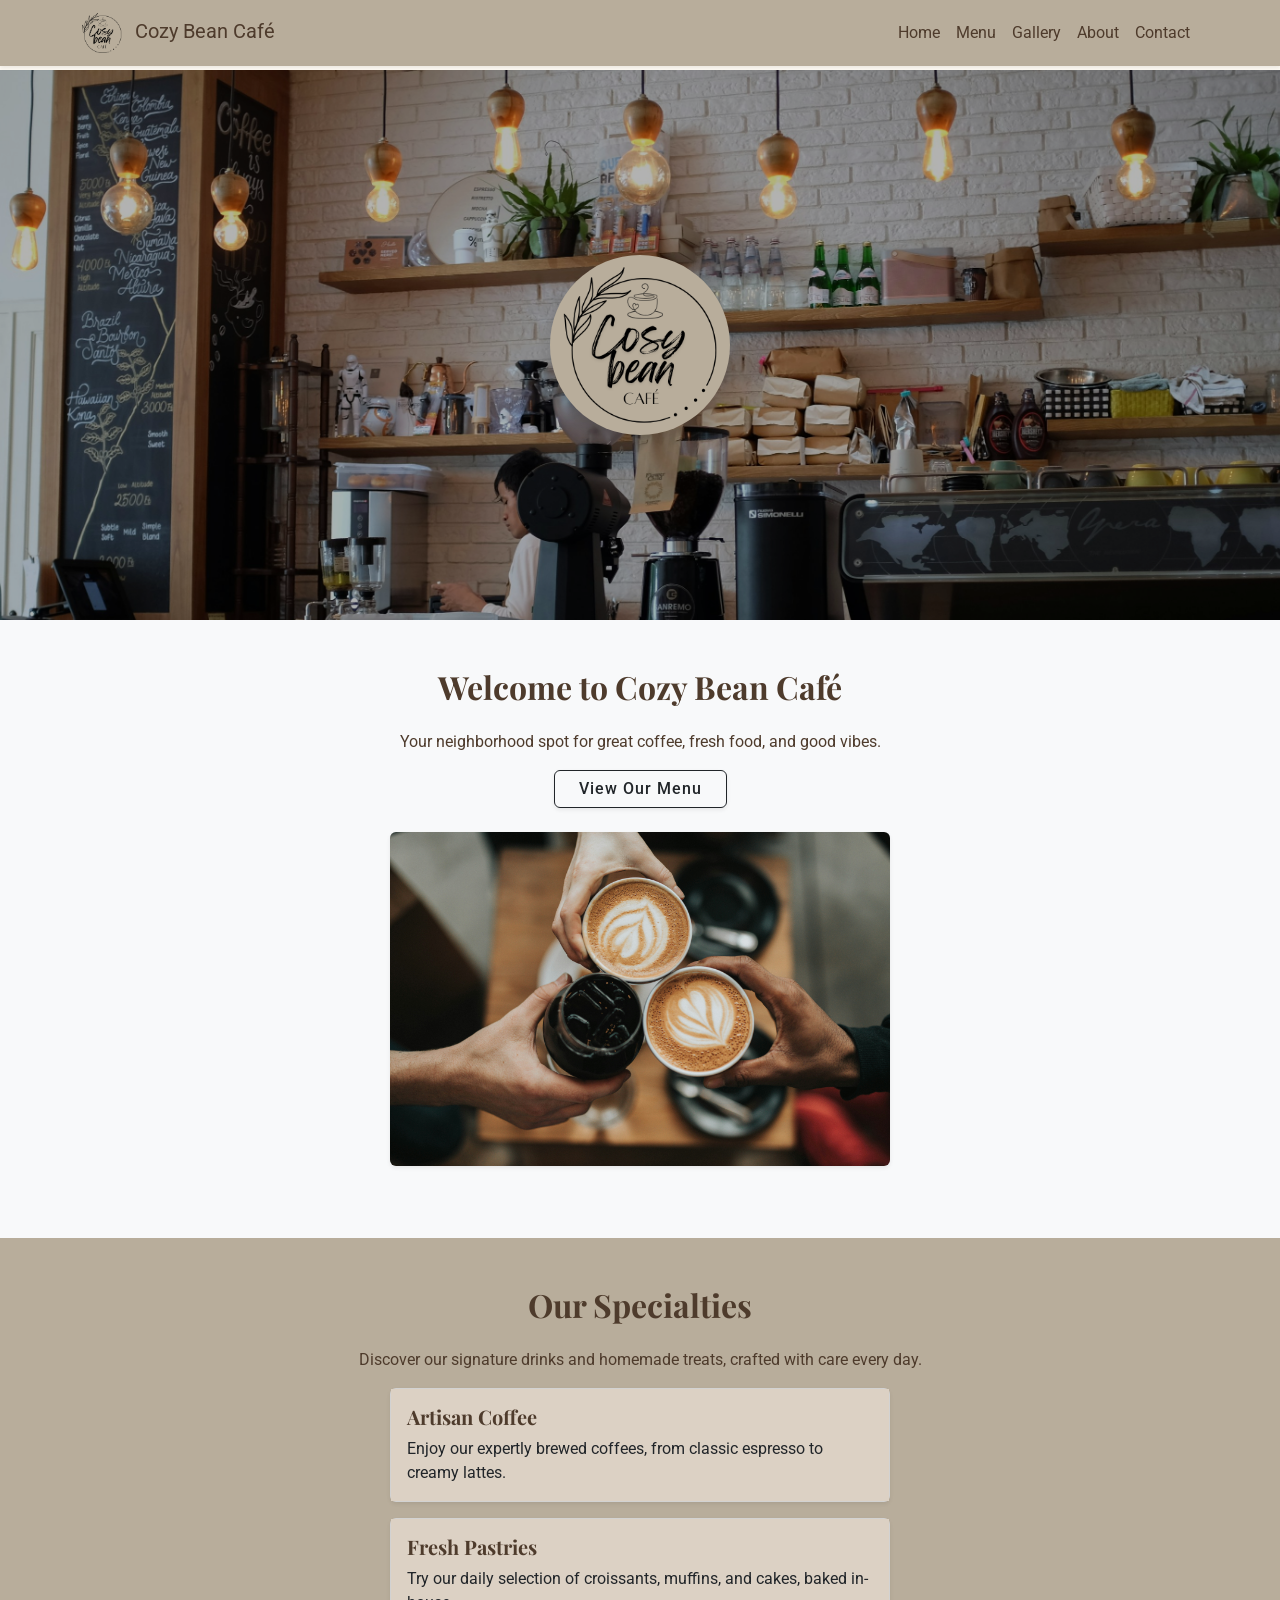
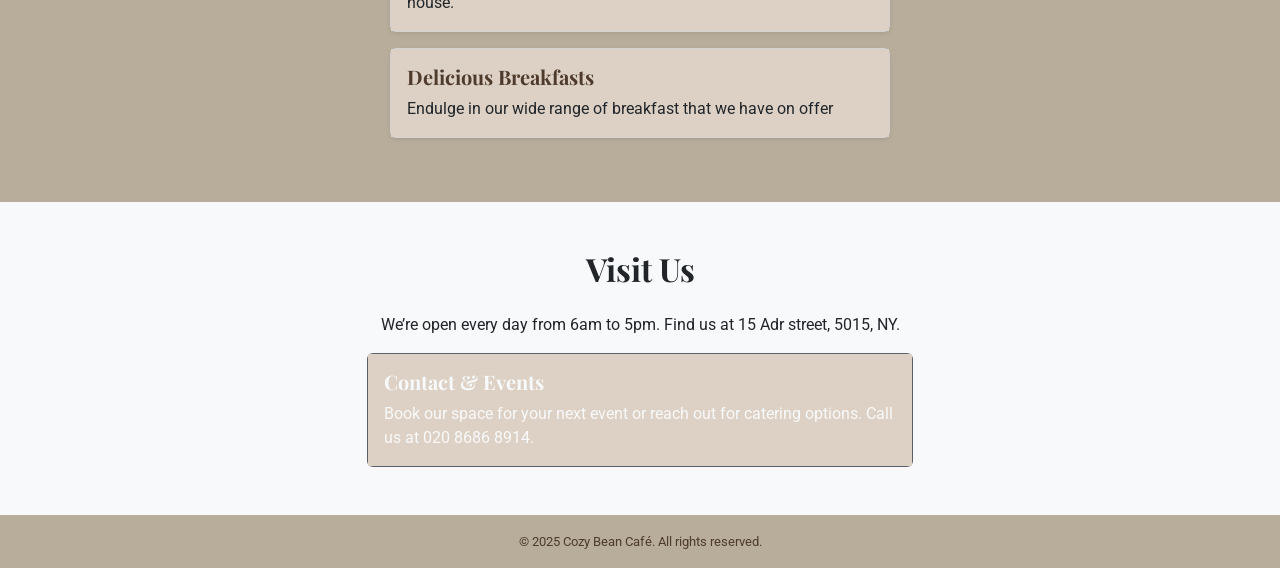
<file: index.html>
<!DOCTYPE html>
<html lang="en">
<head>
  <meta charset="UTF-8" />
  <meta name="viewport" content="width=device-width, initial-scale=1.0" />
  <title>Cozy Bean Café</title>
  <link href="https://fonts.googleapis.com/css2?family=Playfair+Display:wght@700&family=Roboto:wght@400;500&display=swap" rel="stylesheet">
  <link href="https://cdn.jsdelivr.net/npm/bootstrap@5.3.0/dist/css/bootstrap.min.css" rel="stylesheet">
  <link rel="stylesheet" href="style.css">
  <link rel="icon" type="image/x-icon" href="images/logo3.jpg">
</head>
<body>
  <!-- Navbar -->
  <nav class="navbar navbar-expand-lg navbar-light bg-cream shadow-sm fixed-top">
    <div class="container">
      <a class="navbar-brand text-brown" href="index.html"> <img src="images/headerlogo.png" alt="Cozy Bean Café Logo" style="height:40px; vertical-align:middle; margin-right:8px; position: static">
        Cozy Bean Café</a>
      <button class="navbar-toggler" type="button" data-bs-toggle="collapse" data-bs-target="#navbarNav">
        <span class="navbar-toggler-icon"></span>
      </button>
      <div class="collapse navbar-collapse" id="navbarNav">
        <ul class="navbar-nav ms-auto">
          <li class="nav-item"><a class="nav-link text-brown" href="index.html">Home</a></li>
          <li class="nav-item"><a class="nav-link text-brown" href="menu.html">Menu</a></li>
          <li class="nav-item"><a class="nav-link text-brown" href="gallery.html">Gallery</a></li>
          <li class="nav-item"><a class="nav-link text-brown" href="about.html">About</a></li>
          <li class="nav-item"><a class="nav-link text-brown" href="contact.html">Contact</a></li>
        </ul>
      </div>
    </div>
  </nav>

 <!-- Hero Section -->
<!-- <section class="hero d-flex align-items-center justify-content-center" style="background-image: url('newheader.png'); background-size: cover; background-position: center; min-height: 350px; position: relative;">
 
  <div class="container text-center position-relative" style="z-index: 2;">
    <h1 class="display-4 text-brown" style="background: rgba(255,255,255,0.7); display: inline-block; padding: 0.5em 1em; border-radius: 0.5em;">
      Welcome to Cozy Bean Café
    </h1>
    <p class="lead text-brown" style="background: rgba(255,255,255,0.7); display: inline-block; padding: 0.5em 1em; border-radius: 0.5em;">
      Your neighborhood spot for great coffee, fresh food, and good vibes.
    </p>
  
  </div>
 
  <div style="position: absolute; inset: 0; background: rgba(0,0,0,0.3); z-index: 1;"></div>
</section> -->
<!-- Hero Section -->
 <section class="hero d-flex align-items-center justify-content-center">
   <!--style="background-image: url('coffeeheader.jpg'); background-size: cover; background-position: center; min-height: 350px; position: relative;"> -->
  <div class="container text-center position-relative" style="z-index: 2;">
    <img src="images/headerlogo2.png" alt="Cozy Bean Café Logo" class="rounded-circle shadow" style="width: 180px; height: 180px; object-fit: cover;">
  </div>
  <div style="position: absolute; inset: 0; background: rgba(0,0,0,0.3); z-index: 1;"></div>
</section>

<section class="py-5 bg-light">
  <div class="container">
    <h2 class="text-center text-brown mb-4">Welcome to Cozy Bean Café</h2>
    <p class="text-center">Your neighborhood spot for great coffee, fresh food, and good vibes.</p>
<div class="text-center mb-4">
      <a href="menu.html" class="btn btn-outline-dark btn px-4 shadow-sm" style="font-weight:500; letter-spacing:1px;">
        View Our Menu
      </a>
      </div>
    </div>
    <div class="text-center">
  <img src="images/mainpagecoffee.jpg" alt="Cozy Bean Café" class="rounded shadow-sm mb-4" style="width: 500px; max-width: 100%;">
</div>

  </div>
</section>
<!-- Second Section: Welcome to Cozy Bean Café with side images -->
<!-- <section class="py-5 bg-light">
  <div class="container">
    <div class="row align-items-center">
   
      <div class="col-md-3 text-center mb-4 mb-md-0">
        <img src="images/leaf.png" alt="Coffee Left" class="img-fluid rounded shadow" style="max-width: 180px;">
      </div>
   
      <div class="col-md-6 text-center">
        <h2 class="text-brown mb-4">Welcome to Cozy Bean Café</h2>
        <p>Your neighborhood spot for great coffee, fresh food, and good vibes.</p>
        <img src="images/mainpagecoffee.jpg" alt="Cozy Bean Café" class="rounded shadow-sm mb-4" style="width: 300px; max-width: 100%;">
      </div>
     
      <div class="col-md-3 text-center mb-4 mb-md-0">
        <img src="images/leaf.png" alt="Coffee Right" class="img-fluid rounded shadow" style="max-width: 180px;">
      </div>
    </div>
  </div>
</section> -->


<section class="py-5 bg-cream">
  
  <div class="container">
    <h2 class="text-center text-brown mb-4">Our Specialties</h2>
    <p class="text-center">Discover our signature drinks and homemade treats, crafted with care every day.</p>
    <!-- <div class="row justify-content-center"> -->
      <div class="d-flex flex-column align-items-center">
  <div class="card shadow-sm mb-3" style="width: 100%; max-width: 500px;">
    <div class="card-body">
      <h5 class="card-title text-brown">Artisan Coffee</h5>
      <p class="card-text">Enjoy our expertly brewed coffees, from classic espresso to creamy lattes.</p>
    </div>
  </div>
  <div class="card shadow-sm mb-3" style="width: 100%; max-width: 500px;">
    <div class="card-body">
      <h5 class="card-title text-brown">Fresh Pastries</h5>
      <p class="card-text">Try our daily selection of croissants, muffins, and cakes, baked in-house.</p>
    </div>
  </div>
  <div class="card shadow-sm mb-3" style="width: 100%; max-width: 500px;">
    <div class="card-body">
      <h5 class="card-title text-brown">Delicious Breakfasts</h5>
      <p class="card-text">Endulge in our wide range of breakfast that we have on offer</p>
    </div>
  </div>
  
</div>
    </div>
  </div>
</section>

<section class="bg-light py-5">
  <div class="container">
    <h2 class="text-center text-dark mb-4">Visit Us</h2>
    <p class="text-center text-dark">We’re open every day from 6am to 5pm. Find us at 15 Adr street, 5015, NY.</p>
    <div class="row justify-content-center">
      <div class="col-md-6">
        <div class="card bg-secondary text-light ">
          <div class="card-body">
            <h5 class="card-title">Contact & Events</h5>
            <p class="card-text">Book our space for your next event or reach out for catering options. Call us at 020 8686 8914.</p>
          </div>
        </div>
      </div>
    </div>
    
  </div>
</section>

  <!-- Footer -->
  <footer class="bg-cream text-center p-3 ">
    <small class="text-brown">&copy; 2025 Cozy Bean Café. All rights reserved.</small>
  </footer>
  <script src="https://cdn.jsdelivr.net/npm/bootstrap@5.3.0/dist/js/bootstrap.bundle.min.js"></script>
</body>
</html>
</file>
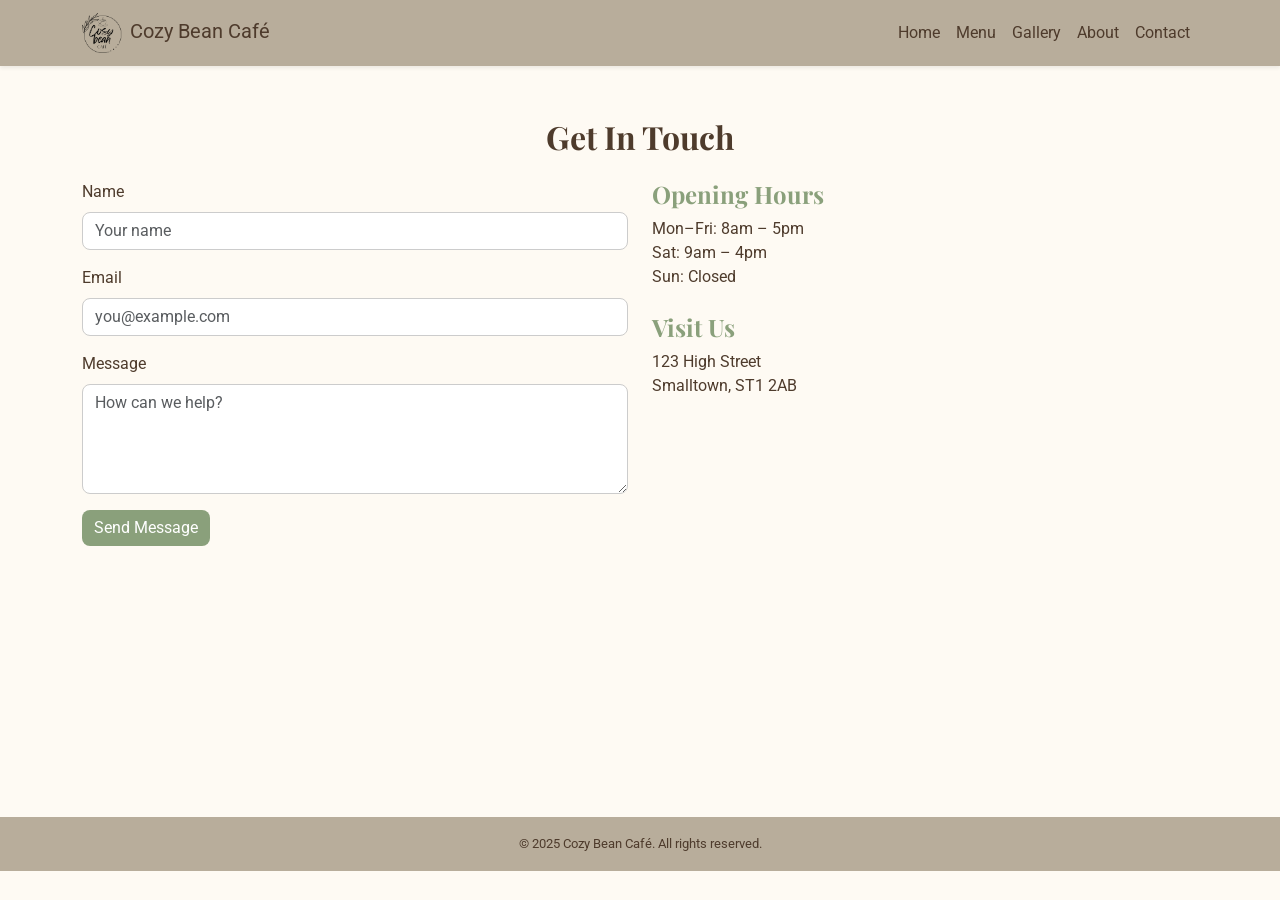
<file: contact.html>
<!DOCTYPE html>
<html lang="en">
<head>
  <meta charset="UTF-8" />
  <meta name="viewport" content="width=device-width, initial-scale=1.0"/>
  <title>Contact | Cozy Bean Café</title>
  <link href="https://cdn.jsdelivr.net/npm/bootstrap@5.3.0/dist/css/bootstrap.min.css" rel="stylesheet"/>
   <link href="https://fonts.googleapis.com/css2?family=Playfair+Display:wght@700&family=Roboto:wght@400;500&display=swap" rel="stylesheet">
  <link rel="stylesheet" href="style.css" />
</head>
<body>
  <!-- Navbar -->
  <nav class="navbar navbar-expand-lg navbar-light bg-cream shadow-sm fixed-top">
    <div class="container">
       <a class="navbar-brand text-brown" href="index.html"> <img src="images/headerlogo.png" alt="Cozy Bean Café Logo" style="height:40px; vertical-align:middle; margin-right:8px;">Cozy Bean Café</a>
      <button class="navbar-toggler" type="button" data-bs-toggle="collapse" data-bs-target="#navbarNav">
        <span class="navbar-toggler-icon"></span>
      </button>
      <div class="collapse navbar-collapse" id="navbarNav">
        <ul class="navbar-nav ms-auto">
          <li class="nav-item"><a class="nav-link text-brown" href="index.html">Home</a></li>
          <li class="nav-item"><a class="nav-link text-brown" href="menu.html">Menu</a></li>
          <li class="nav-item"><a class="nav-link text-brown" href="gallery.html">Gallery</a></li>
          <li class="nav-item"><a class="nav-link text-brown" href="about.html">About</a></li>
          <li class="nav-item"><a class="nav-link text-brown" href="contact.html">Contact</a></li>
        </ul>
      </div>
    </div>
  </nav>

  <!-- Contact Form Section -->
  <div class="container py-5">
    <h2 class="text-center text-brown mb-4">Get In Touch</h2>
    <div class="row">
      <div class="col-md-6">
        <form>
          <div class="mb-3">
            <label class="form-label text-brown">Name</label>
            <input type="text" class="form-control" placeholder="Your name" required />
          </div>
          <div class="mb-3">
            <label class="form-label text-brown">Email</label>
            <input type="email" class="form-control" placeholder="you@example.com" required />
          </div>
          <div class="mb-3">
            <label class="form-label text-brown">Message</label>
            <textarea class="form-control" rows="4" placeholder="How can we help?" required></textarea>
          </div>
          <button type="submit" class="btn btn-green">Send Message</button>
        </form>
      </div>
      <div class="col-md-6">
        <h4 class="text-green">Opening Hours</h4>
        <ul class="list-unstyled text-brown">
          <li>Mon–Fri: 8am – 5pm</li>
          <li>Sat: 9am – 4pm</li>
          <li>Sun: Closed</li>
        </ul>
        <h4 class="text-green mt-4">Visit Us</h4>
        <p class="text-brown">123 High Street<br>Smalltown, ST1 2AB</p>
        <!-- Placeholder Map -->
        <div class="ratio ratio-16x9">
          <iframe class="rounded" src="https://maps.google.com/maps?q=london&t=&z=13&ie=UTF8&iwloc=&output=embed" allowfullscreen></iframe>
        </div>
      </div>
    </div>
  </div>

  <!-- Footer -->
  <footer class="bg-cream text-center p-3 mt-5">
    <small class="text-brown">&copy; 2025 Cozy Bean Café. All rights reserved.</small>
  </footer>

  <script src="https://cdn.jsdelivr.net/npm/bootstrap@5.3.0/dist/js/bootstrap.bundle.min.js"></script>
</body>
</html>
</file>
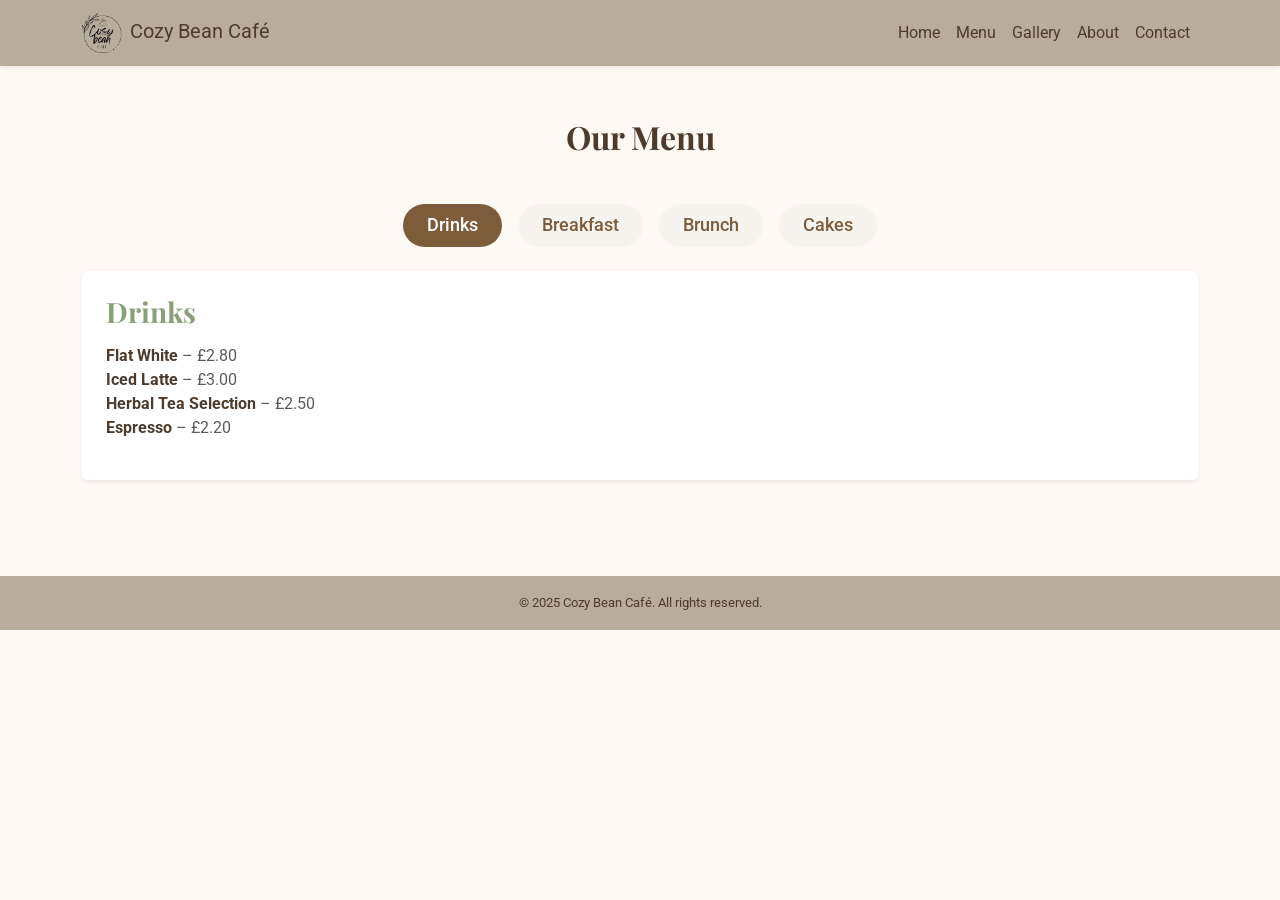
<file: menu.html>
<!DOCTYPE html>
<html lang="en">
<head>
  <meta charset="UTF-8" />
  <meta name="viewport" content="width=device-width, initial-scale=1.0" />
  <title>Menu | Cozy Bean Café</title>
  <link href="https://cdn.jsdelivr.net/npm/bootstrap@5.3.0/dist/css/bootstrap.min.css" rel="stylesheet">
   <link href="https://fonts.googleapis.com/css2?family=Playfair+Display:wght@700&family=Roboto:wght@400;500&display=swap" rel="stylesheet">
  <link rel="stylesheet" href="style.css">
</head>
<body>
  <!-- Navbar (same as index.html) -->
  <nav class="navbar navbar-expand-lg navbar-light bg-cream shadow-sm fixed-top">
    <div class="container">
       <a class="navbar-brand text-brown" href="index.html"> <img src="images/headerlogo.png" alt="Cozy Bean Café Logo" style="height:40px; vertical-align:middle; margin-right:8px;">Cozy Bean Café</a>
      <button class="navbar-toggler" type="button" data-bs-toggle="collapse" data-bs-target="#navbarNav">
        <span class="navbar-toggler-icon"></span>
      </button>
      <div class="collapse navbar-collapse" id="navbarNav">
        <ul class="navbar-nav ms-auto">
          <li class="nav-item"><a class="nav-link text-brown" href="index.html">Home</a></li>
          <li class="nav-item"><a class="nav-link text-brown" href="menu.html">Menu</a></li>
          <li class="nav-item"><a class="nav-link text-brown" href="gallery.html">Gallery</a></li>
          <li class="nav-item"><a class="nav-link text-brown" href="about.html">About</a></li>
          <li class="nav-item"><a class="nav-link text-brown" href="contact.html">Contact</a></li>
        </ul>
      </div>
    </div>
  </nav>

  <!-- Menu Sections -->
  <!-- <div class="container py-5">
    <h2 class="text-center text-brown mb-4">Our Menu</h2>

    <div class="mb-5">
      <h3 class="text-green">Breakfast</h3>
      <ul>
        <li>Avocado Toast - £5.50</li>
        <li>Pancake Stack with Maple Syrup - £6.00</li>
        <li>Granola Bowl with Berries - £4.80</li>
      </ul>
    </div>

    <div class="mb-5">
      <h3 class="text-green">Mains</h3>
      <ul>
        <li>Grilled Halloumi Wrap - £7.50</li>
        <li>Chicken Pesto Panini - £7.00</li>
        <li>Vegan Buddha Bowl - £8.00</li>
      </ul>
    </div>

    <div class="mb-5">
      <h3 class="text-green">Drinks</h3>
      <ul>
        <li>Flat White - £2.80</li>
        <li>Iced Latte - £3.00</li>
        <li>Herbal Tea Selection - £2.50</li>
      </ul>
    </div>
  </div> -->

  <div class="container py-5">
  <h2 class="text-center text-brown mb-5">Our Menu</h2>

  <!-- Menu Tabs -->
  <ul class="nav nav-pills justify-content-center mb-4 gap-3" id="menuTabs" role="tablist">
    <li class="nav-item" role="presentation">
      <button class="nav-link active px-4 py-2 rounded-pill" id="drinks-tab" data-bs-toggle="tab" data-bs-target="#drinks" type="button" role="tab" aria-controls="drinks" aria-selected="true">
        Drinks
      </button>
    </li>
    <li class="nav-item" role="presentation">
      <button class="nav-link px-4 py-2 rounded-pill" id="breakfast-tab" data-bs-toggle="tab" data-bs-target="#breakfast" type="button" role="tab" aria-controls="breakfast" aria-selected="false">
        Breakfast
      </button>
    </li>
    <li class="nav-item" role="presentation">
      <button class="nav-link px-4 py-2 rounded-pill" id="brunch-tab" data-bs-toggle="tab" data-bs-target="#brunch" type="button" role="tab" aria-controls="brunch" aria-selected="false">
        Brunch
      </button>
    </li>
    <li class="nav-item" role="presentation">
      <button class="nav-link px-4 py-2 rounded-pill" id="cakes-tab" data-bs-toggle="tab" data-bs-target="#cakes" type="button" role="tab" aria-controls="cakes" aria-selected="false">
        Cakes
      </button>
    </li>
  </ul>

  <!-- Tab Content -->
  <div class="tab-content bg-white rounded shadow-sm p-4" id="menuTabsContent">
    <div class="tab-pane fade show active" id="drinks" role="tabpanel" aria-labelledby="drinks-tab">
      <h3 class="text-green mb-3">Drinks</h3>
      <ul class="list-unstyled">
        <li><strong>Flat White</strong> <span class="text-muted">– £2.80</span></li>
        <li><strong>Iced Latte</strong> <span class="text-muted">– £3.00</span></li>
        <li><strong>Herbal Tea Selection</strong> <span class="text-muted">– £2.50</span></li>
        <li><strong>Espresso</strong> <span class="text-muted">– £2.20</span></li>
      </ul>
    </div>
    <div class="tab-pane fade" id="breakfast" role="tabpanel" aria-labelledby="breakfast-tab">
      <h3 class="text-green mb-3">Breakfast</h3>
      <ul class="list-unstyled">
        <li><strong>Avocado Toast</strong> <span class="text-muted">– £5.50</span></li>
        <li><strong>Pancake Stack with Maple Syrup</strong> <span class="text-muted">– £6.00</span></li>
        <li><strong>Granola Bowl with Berries</strong> <span class="text-muted">– £4.80</span></li>
      </ul>
    </div>
    <div class="tab-pane fade" id="brunch" role="tabpanel" aria-labelledby="brunch-tab">
      <h3 class="text-green mb-3">Brunch</h3>
      <ul class="list-unstyled">
        <li><strong>Grilled Halloumi Wrap</strong> <span class="text-muted">– £7.50</span></li>
        <li><strong>Chicken Pesto Panini</strong> <span class="text-muted">– £7.00</span></li>
        <li><strong>Vegan Buddha Bowl</strong> <span class="text-muted">– £8.00</span></li>
      </ul>
    </div>
    <div class="tab-pane fade" id="cakes" role="tabpanel" aria-labelledby="cakes-tab">
      <h3 class="text-green mb-3">Cakes</h3>
      <ul class="list-unstyled">
        <li><strong>Carrot Cake</strong> <span class="text-muted">– £3.20</span></li>
        <li><strong>Chocolate Brownie</strong> <span class="text-muted">– £2.80</span></li>
        <li><strong>Lemon Drizzle</strong> <span class="text-muted">– £3.00</span></li>
      </ul>
    </div>
  </div>
</div>

  <footer class="bg-cream text-center p-3 mt-5">
    <small class="text-brown">&copy; 2025 Cozy Bean Café. All rights reserved.</small>
  </footer>

  <script src="https://cdn.jsdelivr.net/npm/bootstrap@5.3.0/dist/js/bootstrap.bundle.min.js"></script>
</body>
</html>
</file>
<file: style.css>
/* === Color Palette === */
body {
  background-color: #fefaf3; /* Cream */
  /* font-family: 'Segoe UI', sans-serif; */
   font-family: 'Roboto', Arial, sans-serif;
  color: #4e3b2c; /* Warm brown */
   padding-top: 70px; 
}
h1, h2, h3, h4, h5, h6 {
  font-family: 'Playfair Display', serif;
  font-weight: 700;
}
.nav-pills .nav-link {
  background: #f7f3ef;
  color: #7c5c3b;
  transition: background 0.2s, color 0.2s;
  font-weight: 500;
  font-size: 1.1rem;
}
.nav-pills .nav-link.active {
  background: #7c5c3b;
  color: #fff;
}
.text-green {
  color: #4e7c59;
}


/* Text Colors */
.text-brown {
  color: #4e3b2c;
}

.text-green {
  color: #8aa07b;
}

/* Backgrounds */
.bg-cream {
  background-color: #b8ad9b !important;
}

.bg-light-green {
  background-color: #eaf0e1;
}

/* Buttons */
.btn-green {
  background-color: #8aa07b;
  color: white;
  border: none;
  transition: background-color 0.3s ease;
}

.btn-green:hover {
  background-color: #758c66;
}

/* Hero Section */
/* .hero {
  background-image: url('images/hero-coffee.jpg'); 
  background-size: cover;
  background-position: center;
  height: 70vh;
  text-shadow: 1px 1px 2px #d9d9d9;
} */

.hero {
  background-image: url('coffeeheader.jpg');
  background-size: cover;
  background-position: center;
  background-repeat: no-repeat;
  min-height: 550px;
  display: flex;
  align-items: center;
  justify-content: center;
  position: relative;
  /* Parallax effect: */
  background-attachment: fixed;
}
.na

.hero h1 {
  font-weight: 700;
}

.hero p {
  font-size: 1.2rem;
}

.bg-brown {
  background-color: #3f3a36 !important;
  color: #fff;
}
/* Menu Section */
.menu-section {
  background-color: #fffdf7;
  border-radius: 10px;
  padding: 2rem;
  box-shadow: 0 2px 8px rgba(0,0,0,0.05);
}

/* Gallery */
.gallery-img {
  width: 100%;
  height: auto;
  border-radius: 10px;
  box-shadow: 0 2px 6px rgba(0,0,0,0.08);
  transition: transform 0.3s ease;
}

.gallery-img:hover {
  transform: scale(1.03);
}

/* About Section */
.about-section {
  background-color: #fffdf7;
  padding: 2rem;
  border-radius: 10px;
  box-shadow: 0 2px 8px rgba(0,0,0,0.05);
}

/* Form Styling */
form .form-control {
  border-radius: 8px;
  border: 1px solid #ccc;
}

form .btn {
  border-radius: 8px;
}

/* Footer */
footer {
  font-size: 0.9rem;
  background-color: #b8ad9b;
}

.card-body{
  background-color: rgb(220, 209, 196);
}
</file>
